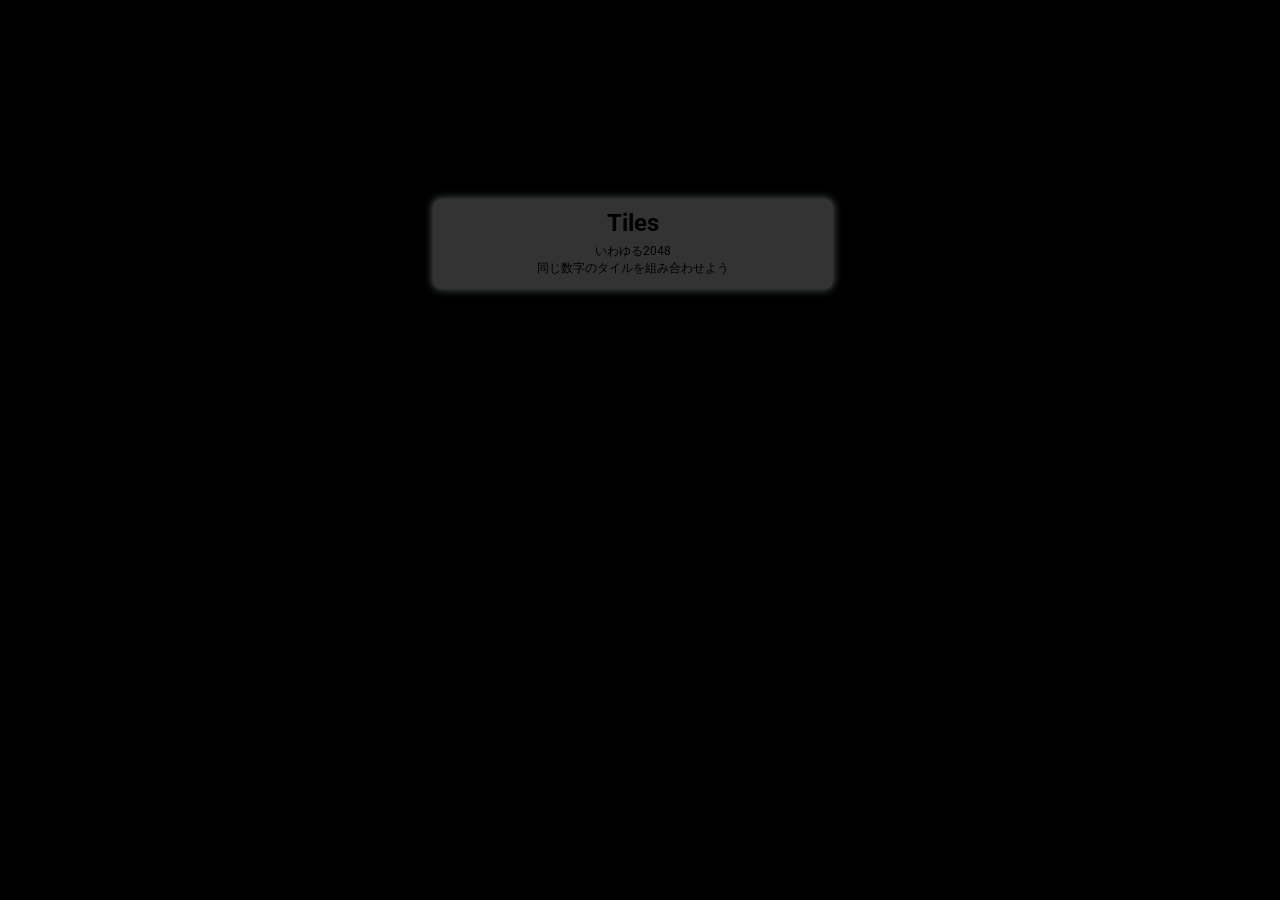
<file: index.html>
<!doctype html>
<html lang="ja">
  <head>
    <meta charset="UTF-8" />
    <meta name="google-adsense-account" content="ca-pub-1271614412432891">
    <meta name="viewport" content="width=device-width, initial-scale=1.0" />
    <title>MIO LOG GAMES</title>
    <meta name="description" content="短時間でさくっと遊べるゲームを作っています。暇つぶしにどうぞ。">
    <meta property="og:url" content="https://miolog-games.online/">
    <meta property="og:title" content="MIO LOG GAMES">
    <meta property="og:type" content="website">
    <meta property="og:description" content="短時間でさくっと遊べるゲームを作っています。暇つぶしにどうぞ。">
    <meta property="og:image" content="">
    <meta property="og:site_name" content="MIO LOG GAMES">
    <meta property="og:locale" content="ja_JP">
    <meta name="twitter:title" content="MIO LOG GAMES">
    <meta name="twitter:description" content="サイトの説明">
    <meta name="twitter:site" content="@mio_lunamare">
    <meta name="twitter:card" content="summary">
    <meta name="twitter:image" content="">
    <link rel="icon" href="/favicon.ico">
    <link rel="app-touch-icon-precomposed" href="">
    <link rel="preconnect" href="https://fonts.googleapis.com" />
    <link rel="preconnect" href="https://fonts.gstatic.com" crossorigin />
    <link
      href="https://fonts.googleapis.com/css2?family=M+PLUS+1p&family=Roboto:ital@0;1&display=swap"
      rel="stylesheet"
    />
    <link rel="stylesheet" href="assets/css/reset.css" />
    <link rel="stylesheet" href="assets/css/style.css" />
    <script src="assets/js/script.js"></script>
  </head>
  <body>
    <div class="contents">
      <h1 class="title">MIO LOG GAMES</h1>
      <p class="lead">短時間でさくっと遊べるゲーム集</p>
      <ul class="list">
        <li class="list_item">
          <a href="./tiles/" class="link">
            <span class="font-roboto link_head">Tiles</span>
            <span class="note">いわゆる2048<br>同じ数字のタイルを組み合わせよう</span>
          </a>
        </li>
      </ul>
    </div>
    <a href="./policy.html" class="policy_link">プライバシーポリシー</a>
    <p class="copyright">@LUNA MARE</p>
  </body>
</html>
</file>
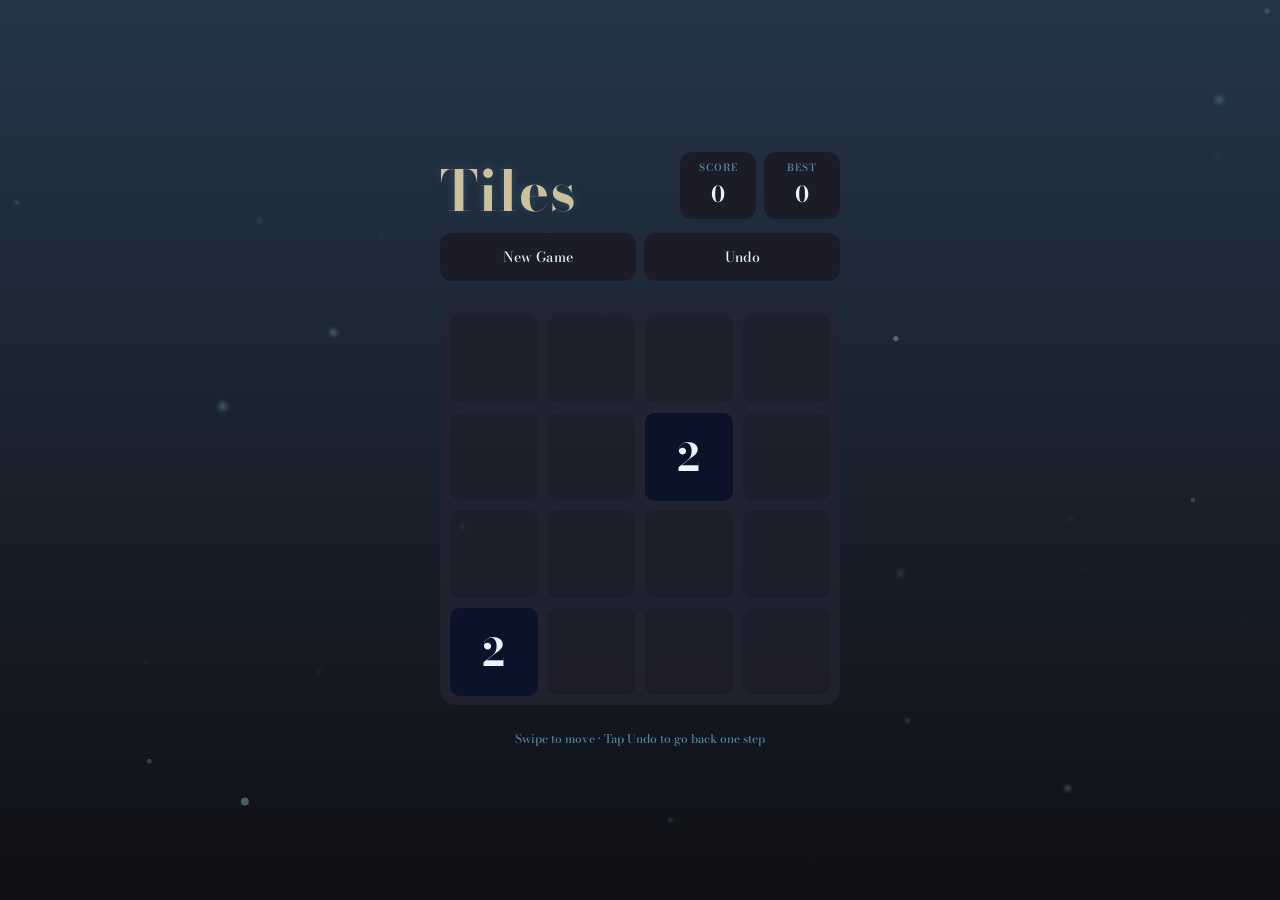
<file: tiles/index.html>
<!doctype html>
<html lang="ja">
  <head>
    <meta charset="UTF-8" />
    <meta name="google-adsense-account" content="ca-pub-1271614412432891">
    <meta name="viewport" content="width=device-width, initial-scale=1.0" />
    <title>Tiles | MIO LOG GAMES</title>
    <meta name="description" content="いわゆる2048。同じ数字のタイルを組み合わせて2048を目指そう！">
    <meta property="og:url" content="https://miolog-games.online/">
    <meta property="og:title" content="MIO LOG GAMES">
    <meta property="og:type" content="website">
    <meta property="og:description" content="いわゆる2048。同じ数字のタイルを組み合わせて2048を目指そう！">
    <meta property="og:image" content="">
    <meta property="og:site_name" content="MIO LOG GAMES">
    <meta property="og:locale" content="ja_JP">
    <meta name="twitter:title" content="MIO LOG GAMES">
    <meta name="twitter:description" content="サイトの説明">
    <meta name="twitter:site" content="@mio_lunamare">
    <meta name="twitter:card" content="summary">
    <meta name="twitter:image" content="">
    <link rel="icon" href="/favicon.ico">
    <link rel="app-touch-icon-precomposed" href="">
    <link rel="preconnect" href="https://fonts.googleapis.com" />
    <link rel="preconnect" href="https://fonts.gstatic.com" crossorigin />
    <link
      href="https://fonts.googleapis.com/css2?family=Bodoni+Moda:ital,opsz,wght@0,6..96,500;1,6..96,500&display=swap"
      rel="stylesheet"
    />
    <link rel="stylesheet" href="./style.css" />
    <script src="./script.js" defer></script>
  </head>
  <body>
    <div class="inner">
      <div class="top">
        <h1 class="title">Tiles</h1>
        <div class="scores">
          <div class="score">
            <div class="score-label">Score</div>
            <div class="score-val" id="score">0</div>
          </div>
          <div class="score">
            <div class="score-label">Best</div>
            <div class="score-val" id="best">0</div>
          </div>
        </div>
      </div>
      <div class="btns">
        <button onclick="newGame()">New Game</button>
        <button onclick="undo()">Undo</button>
      </div>
      <div class="game">
        <div class="grid" id="grid"></div>
        <div class="tiles" id="tiles"></div>
        <div class="overlay" id="overlay">
          <h2 id="ov-title">Game Over</h2>
          <p id="ov-sub">Score: 0</p>
          <button id="ov-btn" onclick="newGame()">Try Again</button>
        </div>
      </div>
      <p class="hint">Swipe to move · Tap Undo to go back one step</p>
    </div>
    <canvas id="bg"></canvas>
  </body>
</html>
</file>
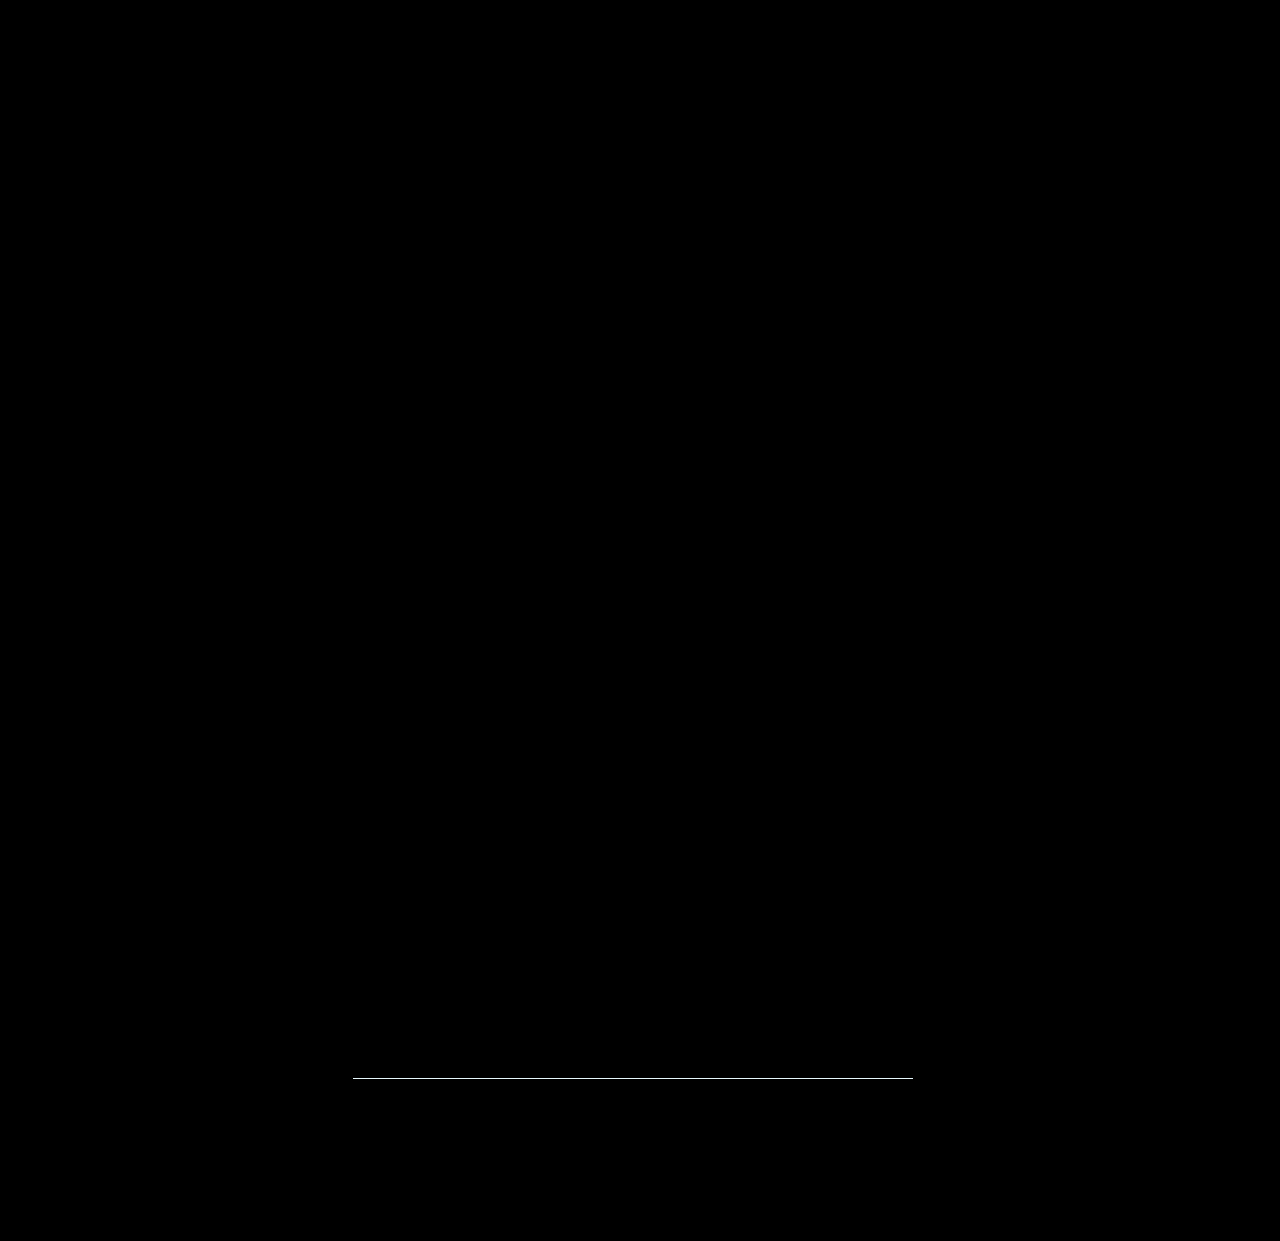
<file: policy.html>
<!DOCTYPE html>
<html lang="ja">
  <head>
    <meta charset="UTF-8" />
    <meta name="google-adsense-account" content="ca-pub-1271614412432891">
    <meta name="viewport" content="width=device-width, initial-scale=1.0" />
    <title>プライバシーポリシー | MIO LOG GAMES</title>
    <meta name="description" content="MIO LOG GAMESのプライバシーポリシーページです。">
    <meta property="og:url" content="https://miolog-games.online/">
    <meta property="og:title" content="MIO LOG GAMES">
    <meta property="og:type" content="website">
    <meta property="og:description" content="MIO LOG GAMESのプライバシーポリシーページです。">
    <meta property="og:image" content=">">
    <meta property="og:site_name" content="MIO LOG GAMES">
    <meta property="og:locale" content="ja_JP">
    <meta name="twitter:title" content="MIO LOG GAMES">
    <meta name="twitter:description" content="サイトの説明">
    <meta name="twitter:site" content="@mio_lunamare">
    <meta name="twitter:card" content="summary">
    <meta name="twitter:image" content="">
    <link rel="icon" href="./favicon.ico">
    <link rel="app-touch-icon-precomposed" href="">
    <link rel="preconnect" href="https://fonts.googleapis.com" />
    <link rel="preconnect" href="https://fonts.gstatic.com" crossorigin />
    <link
      href="https://fonts.googleapis.com/css2?family=M+PLUS+1p&family=Roboto:ital@0;1&display=swap"
      rel="stylesheet"
    />
    <link rel="stylesheet" href="assets/css/reset.css" />
    <link rel="stylesheet" href="assets/css/style.css" />
    <script src="assets/js/script.js"></script>
  </head>
  <body>
    <div class="contents policy">
      <h1 class="policy_title">プライバシーポリシー</h1>
      <dl class="policy_list">
        <div class="policy_detail">
          <dt class="policy_listTitle">1. 広告の配信について</dt>
          <dd class="policy_listDetail">
            <p class="policy_listDetail_text">当サイトでは、第三者配信の広告サービス「Google アドセンス」を利用しています。</p>
            <p class="policy_listDetail_text">広告配信事業者は、ユーザーの興味に応じた商品やサービスの広告を表示するため、クッキー（Cookie）を使用することがあります。これによって当サイトはお客様のコンピュータを識別できるようになりますが、お客様個人を特定できるものではありません。</p>
            <p class="policy_listDetail_text">Cookieを無効にする方法やGoogleアドセンスに関する詳細は「<a href="https://policies.google.com/technologies/ads?hl=ja" target="_blank" rel="noopener noreferrer">広告 – ポリシーと規約 – Google</a>」をご確認ください。</p>
          </dd>
        </div>
        <div class="policy_detail">
          <dt class="policy_listTitle">2. アクセス解析ツールについて</dt>
          <dt class="policy_listDetail">
            <p class="dt policy_listDetail_text">す。これはブラウザを閉じると消去される一時的なデータ保持の仕組みであり、主に「ゲームの最高得点の記録」などの利便性向上のために利用しています。</p>
            <p class="dt policy_listDetail_text">これらのデータには氏名、住所、メールアドレス、電話番号などの個人情報は一切含まれません。</p>
          </dt>
        </div>
        <div class="policy_detail">
          <dt class="policy_listTitle">3. 個人情報の収集と利用目的</dt>
          <dt class="policy_listDetail">
            <p class="dt policy_listDetail_text">当サイトでは、会員登録やログイン機能、メールマガジン等の個人情報を直接取得する機能は備えておりません。/p>
            <p class="dt policy_listDetail_text">ただし、利用者からのお問い合わせを「X（旧Twitter）」のダイレクトメッセージ（DM）にて受け付ける際、アカウント名やメッセージ内容を確認することがあります。これらの情報は、お問い合わせへの回答や必要な情報を連絡する場合にのみ利用し、それ以外の目的で利用することはありません。</p>
          </dt>
        </div>
        <div class="policy_detail">
          <dt class="policy_listTitle">4. 免責事項</dt>
          <dt class="policy_listDetail">
            <p class="dt policy_listDetail_text">当サイトのコンテンツ・情報について、できる限り正確な情報を提供するよう努めておりますが、正確性や安全性を保証するものではありません。当サイトに掲載された内容によって生じた損害等の一切の責任を負いかねますのでご了承ください。</p>
            <p class="dt policy_listDetail_text">また、当サイトからリンクやバナーなどによって他のサイトに移動された場合、移動先サイトで提供される情報、サービス等について一切の責任を負いません。</p>
          </dt>
        </div>
        <div class="policy_detail">
          <dt class="policy_listTitle">5. プライバシーポリシーの変更について</dt>
          <dt class="policy_listDetail">
            <p class="dt policy_listDetail_text">当サイトは、個人情報に関して適用される日本の法令を遵守するとともに、本ポリシーの内容を適宜見直しその改善に努めます。修正された最新のプライバシーポリシーは常に本ページにて開示されます。</p>
          </dt>
        </div>
      </dl>
      <div class="contact">
        <dl class="contact_list">
          <dt class="contact_title">運営者情報</dt>
          <dd class="contact_detail">
            お問い合わせ：<span class="contact_account"></span>（DMにて承ります）
          </dd>
        </dl>
      </div>
    </div>
  </body>
</html>
</file>
<file: assets/css/style.css>
:root {
  --black: #000;
  --white: #fff;
  --deepBlue: #0b132b;
  --moonWhite: #e6f7fc;
  --moonYellow: #cdc09c;
}

html {
}

body {
  display: grid;
  grid-template-rows: 1fr auto auto;
  width: 100%;
  min-height: 100vh;
  background: var(--black);
  overflow-x: hidden;
  font-family: 'Roboto', sans-serif;
  font-optical-sizing: auto;
  font-weight: 400;
  font-style: normal;
  font-variation-settings: 'wdth' 100;
}

img {
  display: block;
  width: 100%;
  max-width: 100%;
  height: auto;
}

a {
  text-decoration: none;
}

.font-roboto {
  font-family: 'Roboto', sans-serif;
}

.contents {
  width: min(100%, 600px);
  margin: 0 auto;
  padding: min(calc(80vw / 3.9), 80px) min(calc(20vw / 3.9), 20px);
  text-align: center;
}

.title {
  margin-bottom: min(calc(24vw / 3.9), 24px);
  font-size: min(calc(36vw / 3.9), 36px);
  font-weight: 700;
  line-height: 1;
}

.lead {
  margin-bottom: min(calc(32vw / 3.9), 32px);
  font-size: min(calc(16vw / 3.9), 16px);
  line-height: 1.7;
}

.list {
  width: min(100%, 400px);
  margin: 0 auto;
}

.list_item {
  & + & {
    margin-top: min(calc(16vw / 3.9), 16px);
  }
}

.link {
  display: block;
  padding: 12px 20px;
  border-radius: 8px;
  background: rgb(255 255 255 / 0.2);
  /* filter: drop-shadow(0 0 8px rgb(230 247 252 / 0.4)); */
  box-shadow: 0 0 8px rgb(230 247 252 / 0.4);
}

.link_head {
  display: block;
  margin-bottom: min(calc(8vw / 3.9), 8px);
  font-size: min(calc(24vw / 3.9), 24px);
  font-weight: 700;
  line-height: 1;
}

.note {
  display: block;
  font-size: min(calc(12vw / 3.9), 12px);
  line-height: 1.4;
}

.policy_link {
  display: block;
  width: fit-content;
  margin: 0 auto;
  font-size: 10px;
}

.copyright {
  margin-top: 10px;
  padding-bottom: 10px;
  font-size: 10px;
  text-align: center;
}


/* privacy policy */
.policy {
  text-align: left;
}
.policy_title {
  margin-bottom: 32px;
  text-align: center;
}
.policy_detail {
  margin-bottom: 32px;
}
.policy_listTitle {
  margin-bottom: 12px;
  font-size: 18px;
}
.policy_listDetail_text {
  font-size: 14px;
  line-height: 1.7;
}
.contact {
  margin-top: 24px;
  padding-top: 24px;
  border-top: 1px solid var(--moonWhite);
}
.contact_title {
  margin-bottom: 10px;
}
</file>
<file: tiles/style.css>
* {
  box-sizing: border-box;
  margin: 0;
  padding: 0;
  -webkit-tap-highlight-color: transparent;
}
:root {
  --bg: #0f0f14;
  --bgLight: #243549;
  --surface: #1c1c28;
  --grid: #252535;
  --empty: #1e1e2c;
  --text: #e6f7fc;
  --muted: #4b89a3;
  --gold: #e8a820;
  /* --moon: #ebe1c5; */
  --moon: #cdc09c;
}
body {
  background: linear-gradient(180deg, var(--bgLight) 0%, var(--bg) 100%);
  background-attachment: fixed;
  color: var(--text);
  min-height: 100svh;
  display: flex;
  align-items: center;
  justify-content: center;
  padding: env(safe-area-inset-top, 20px) 16px env(safe-area-inset-bottom, 32px);
  overflow: hidden;
  position: fixed;
  width: 100%;
  font-family: 'Bodoni Moda', serif;
  font-optical-sizing: auto;
  font-weight: 500;
  font-style: normal;
  font-variation-settings: 'wdth' 100;
}
.inner {
  display: flex;
  flex-direction: column;
  align-items: center;
  justify-content: center;
  width: 100%;
}
.top {
  width: 100%;
  max-width: 400px;
  display: flex;
  align-items: flex-end;
  justify-content: space-between;
  margin-bottom: 14px;
}
.title {
  font-size: 56px;
  color: var(--moon);
  line-height: 1;
  text-shadow: 0 0 10px rgb(75 137 163 / 0.4);
  letter-spacing: 0.02em;
}
.scores {
  display: flex;
  gap: 8px;
}
.score {
  background: var(--surface);
  border-radius: 12px;
  padding: 8px 16px;
  text-align: center;
  min-width: 76px;
}
.score-label {
  font-size: 10px;
  font-weight: 600;
  letter-spacing: 0.1em;
  text-transform: uppercase;
  color: var(--muted);
}
.score-val {
  font-size: 22px;
  font-weight: 600;
  margin-top: 2px;
  transition: transform 0.12s;
}
.score-val.bump {
  transform: scale(1.25);
}
.btns {
  width: 100%;
  max-width: 400px;
  display: flex;
  gap: 8px;
  margin-bottom: 24px;
}
button {
  background: var(--surface);
  color: var(--text);
  border: none;
  border-radius: 12px;
  padding: 13px 20px;
  font-family: 'Bodoni Moda', serif;
  font-size: 14px;
  font-weight: 500;
  cursor: pointer;
  flex: 1;
  transition:
    background 0.15s,
    transform 0.1s;
}
button:active {
  transform: scale(0.97);
  background: #26263a;
}
.game {
  position: relative;
  width: 100%;
  max-width: 400px;
  flex: 1;
  display: flex;
  flex-direction: column;
  justify-content: center;
}
.grid {
  background: var(--grid);
  border-radius: 16px;
  padding: 10px;
  display: grid;
  grid-template-columns: repeat(4, 1fr);
  gap: 10px;
  opacity: 0.8;
  touch-action: none;
  user-select: none;
  -webkit-user-select: none;
}
.cell {
  background: var(--empty);
  border-radius: 10px;
  aspect-ratio: 1;
}
.tiles {
  position: absolute;
  inset: 10px;
  pointer-events: none;
}
.tile {
  position: absolute;
  border-radius: 10px;
  display: flex;
  align-items: center;
  justify-content: center;
  font-weight: 700;
  line-height: 1;
  transition:
    left 0.18s cubic-bezier(0.25, 0.46, 0.45, 0.94),
    top 0.18s cubic-bezier(0.25, 0.46, 0.45, 0.94);
  will-change: transform;
}
.tile.new {
  animation: water-pop 0.3s cubic-bezier(0.175, 0.885, 0.32, 1.275) forwards;
}
.tile.merged {
  z-index: 10;
  animation: lunar-burst 0.4s ease-out forwards;
}
@keyframes water-pop {
  0% {
    transform: scale(0.5) translateY(10px);
    opacity: 0;
    filter: blur(10px);
  }
  100% {
    transform: scale(1) translateY(0);
    opacity: 1;
    filter: blur(0);
  }
}
@keyframes lunar-burst {
  0% {
    transform: scale(1);
    box-shadow: 0 0 0 0 rgba(164, 226, 241, 0);
  }
  30% {
    box-shadow: 0 0 10px 5px rgba(164, 226, 241, 0.4);
  }
  60% {
    transform: scale(1.08);
  }
  90% {
    transform: scale(1);
  }
  100% {
    box-shadow: 0 0 20px 10px rgba(164, 226, 241, 0);
  }
}

.overlay {
  position: absolute;
  inset: 0;
  border-radius: 16px;
  background: rgba(10, 10, 20, 0.88);
  display: flex;
  flex-direction: column;
  align-items: center;
  justify-content: center;
  gap: 12px;
  opacity: 0;
  pointer-events: none;
  transition: opacity 0.25s;
  backdrop-filter: blur(2px);
  z-index: 10;
}
.overlay.on {
  opacity: 1;
  pointer-events: auto;
}
.overlay h2 {
  font-size: 36px;
  color: var(--gold);
}
.overlay p {
  font-size: 14px;
  color: var(--muted);
}
.overlay button {
  background: var(--gold);
  color: #0f0f14;
  font-weight: 600;
  font-size: 15px;
  padding: 14px 36px;
  border-radius: 12px;
  flex: 0;
}
.overlay button:active {
  background: #d09610;
}
.hint {
  text-align: center;
  font-size: 12px;
  color: var(--muted);
  margin-top: 24px;
}

#bg {
  position: fixed;
  inset: 0;
  z-index: -1;
  pointer-events: none;
}
</file>
